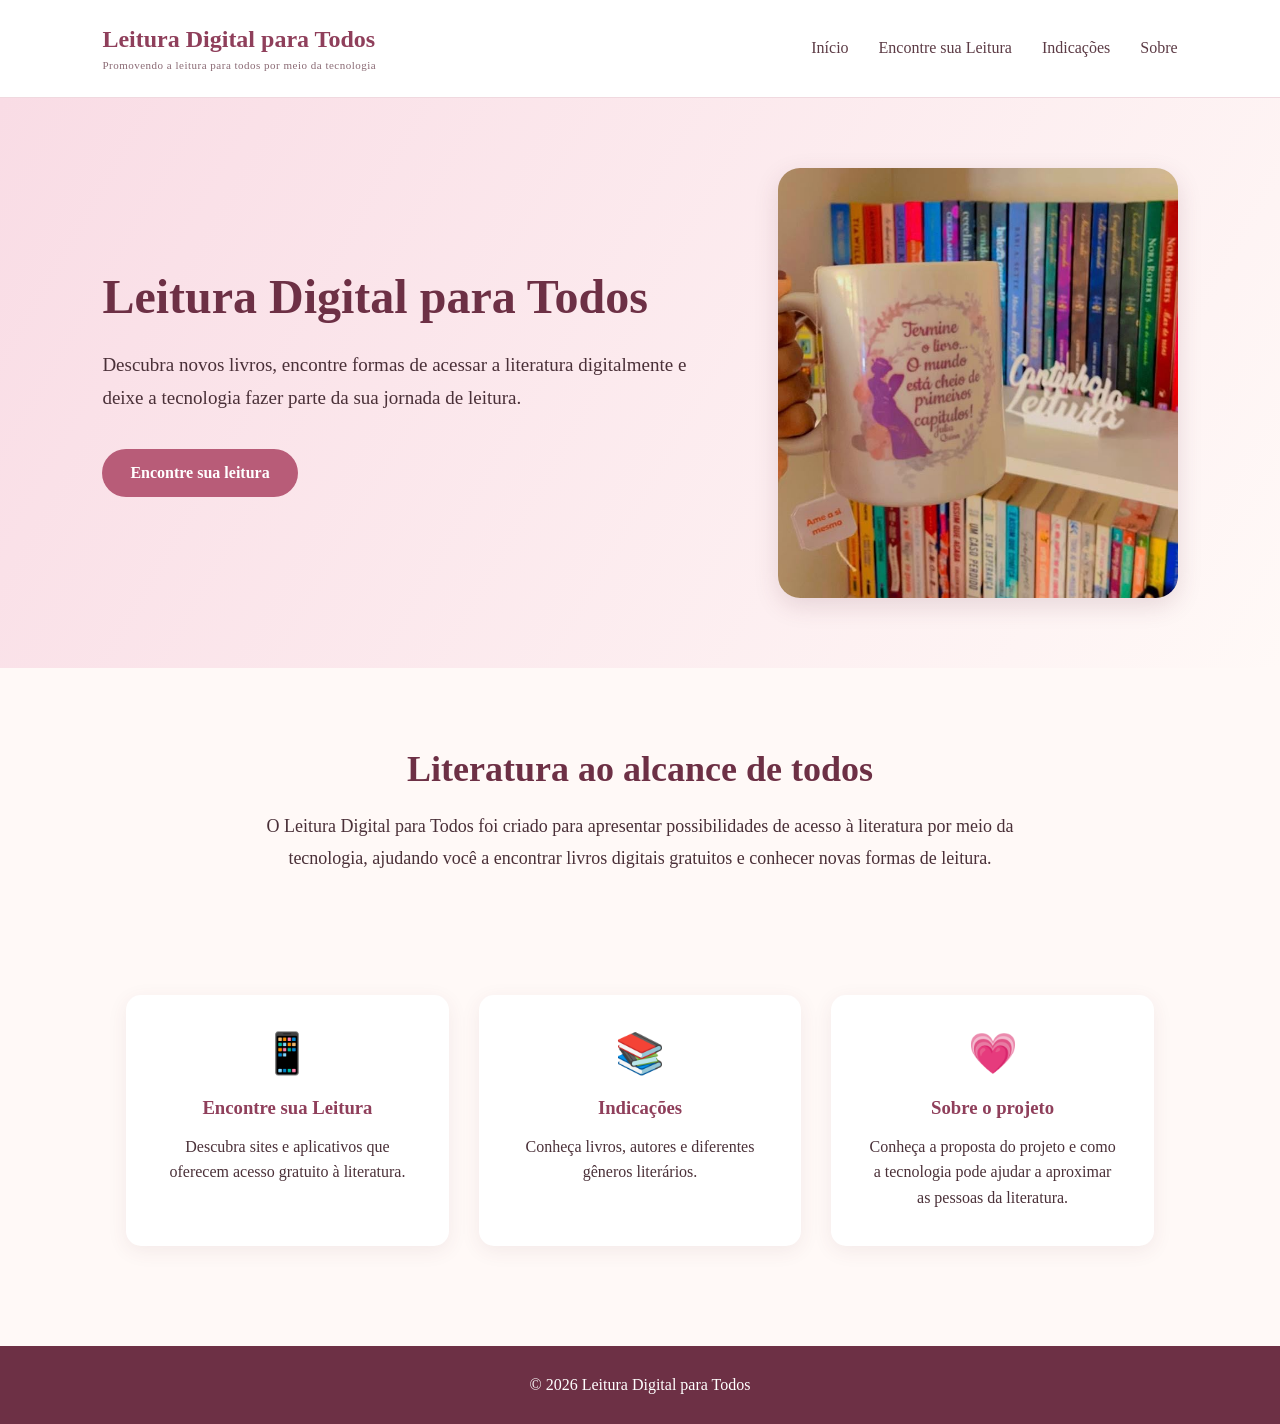
<file: index.html>
<!DOCTYPE html>
<html lang="pt-BR">

<head>
    <meta charset="UTF-8">
    <meta name="viewport" content="width=device-width, initial-scale=1.0">

    <title>Leitura Digital para Todos</title>

    <link rel="stylesheet" href="estilo.css">
</head>

<body>

    <header>

        <div class="logo">
            <a href="index.html">Leitura Digital para Todos</a> 
            <span>Promovendo a leitura para todos por meio da tecnologia</span>
        </div>

        <nav>
            <a href="index.html">Início</a>
            <a href="encontre.html">Encontre sua Leitura</a>
            <a href="indicacoes.html">Indicações</a>            
            <a href="sobre.html">Sobre</a>
        </nav>

    </header>

    <main>

 
<section class="hero">
    <div class="hero-text">
        <h1>Leitura Digital para Todos</h1>

        <p>
            Descubra novos livros, encontre formas de acessar
            a literatura digitalmente e deixe a tecnologia
            fazer parte da sua jornada de leitura.
        </p>

        <a href="encontre.html" class="botao">
            Encontre sua leitura
        </a>
    </div>

    <div class="hero-imagem">
        <img src="imagens\foto_capa.jpeg"
             alt="Estante de livros que representa meu amor pela leitura">
    </div>

</section>



        <section class="apresentacao">

            <h2>Literatura ao alcance de todos</h2>

            <p>
                O Leitura Digital para Todos foi criado para apresentar
                possibilidades de acesso à literatura por meio da tecnologia,
                ajudando você a encontrar livros digitais gratuitos e conhecer
                novas formas de leitura.
            </p>

        </section>


        <section class="destaques">

            <div class="card">
                <span>📱</span>
                <a href="encontre.html"><h3>Encontre sua Leitura</h3></a>                
                <p>
                    Descubra sites e aplicativos que oferecem
                    acesso gratuito à literatura.
                </p>
            </div>


            <div class="card">
                <span>📚</span>
                <a href="indicacoes.html"><h3>Indicações</h3></a>
                <p>
                    Conheça livros, autores e diferentes
                    gêneros literários.
                </p>
            </div>


            <div class="card">
                <span>💗</span>
                <a href="sobre.html"><h3>Sobre o projeto</h3></a>
                <p>
                    Conheça a proposta do projeto e como a tecnologia
                    pode ajudar a aproximar as pessoas da literatura.
                </p>
            </div>

        </section>

    </main>


    <footer>

        <p>
            © 2026 Leitura Digital para Todos
        </p>

    </footer>

</body>

</html>
</file>
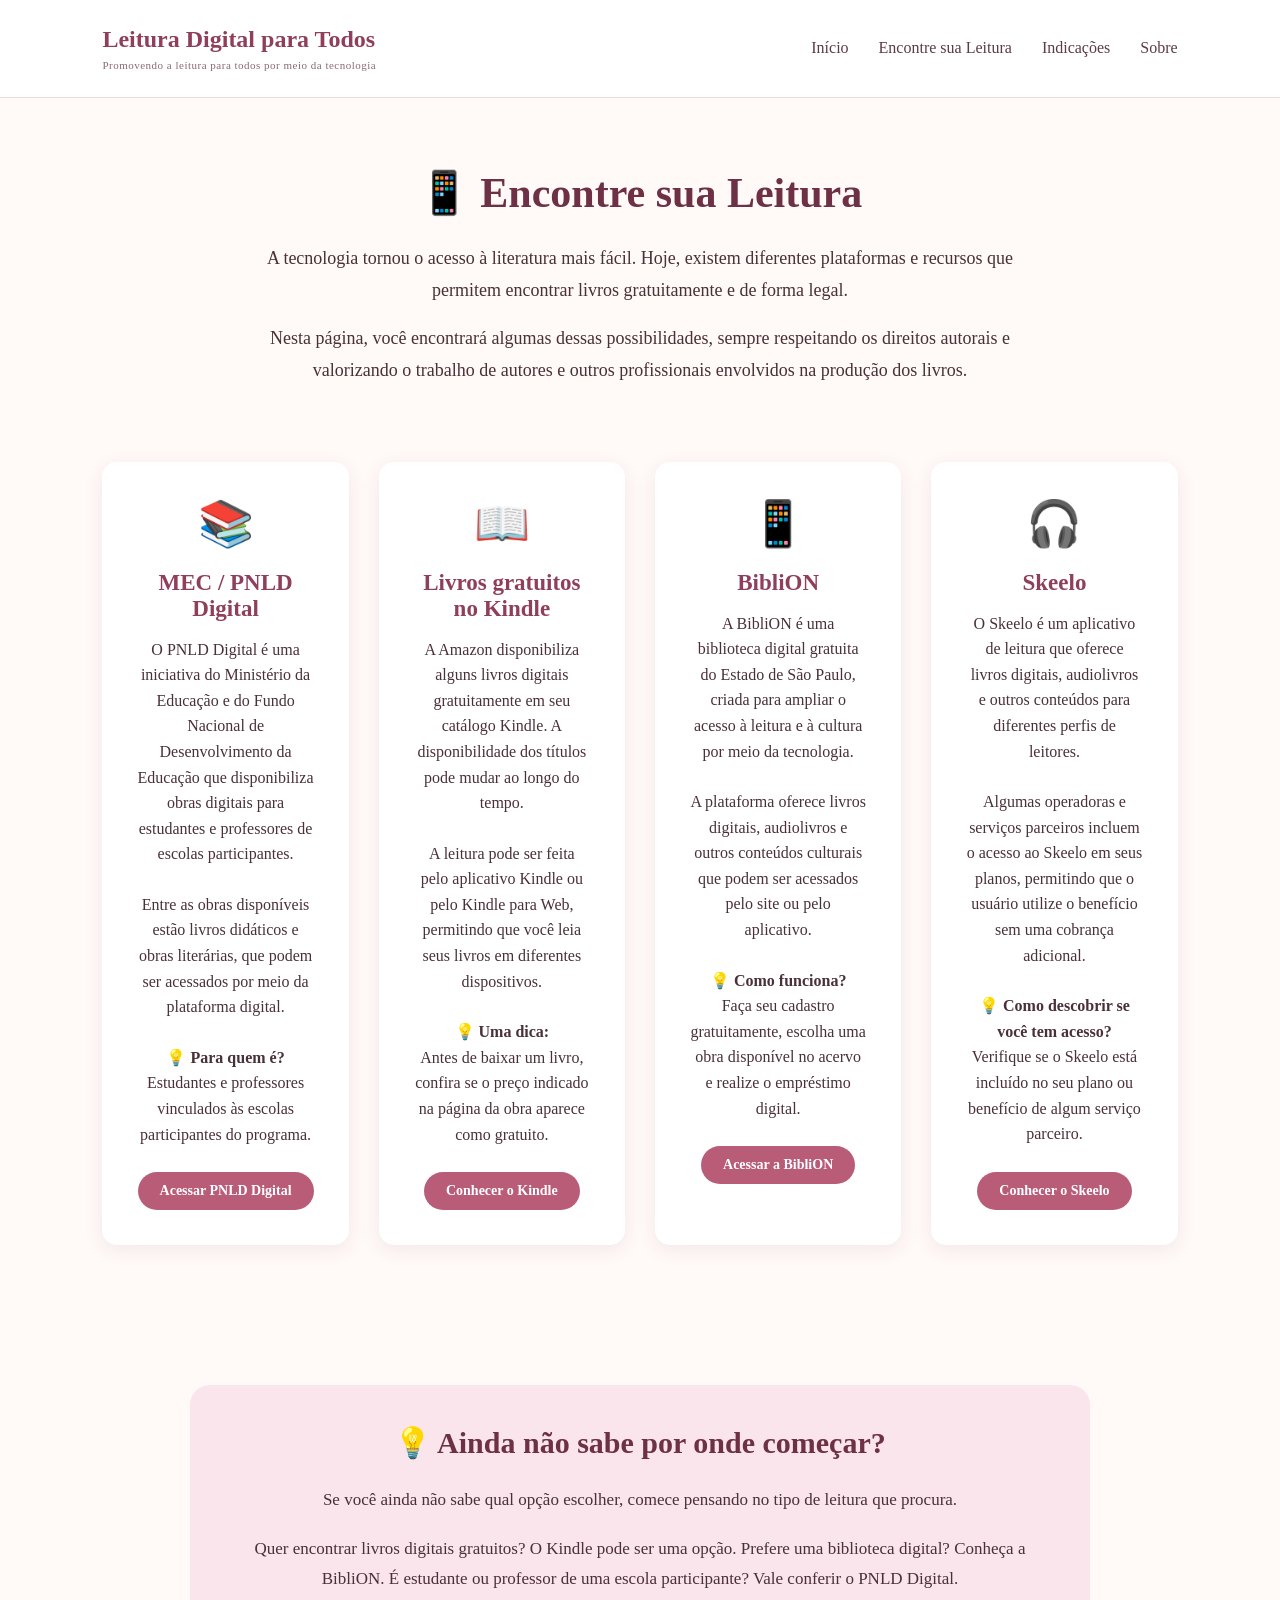
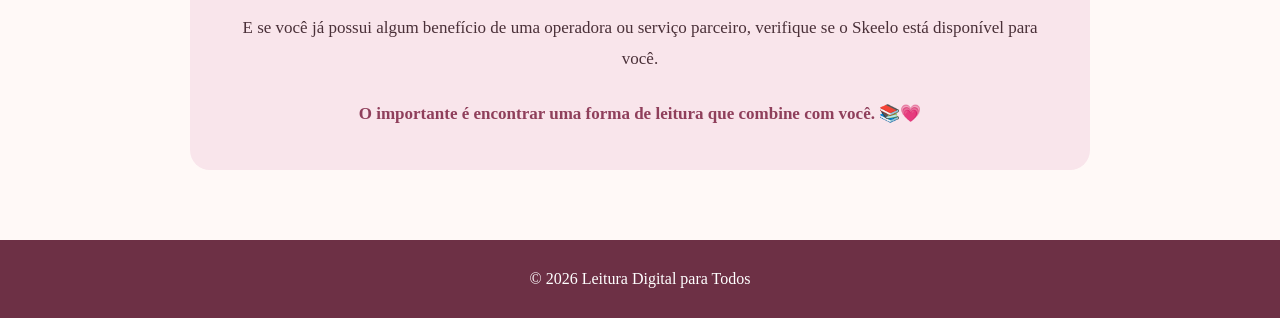
<file: encontre.html>
<!DOCTYPE html>
<html lang="pt-BR">

<head>
    <meta charset="UTF-8">
    <meta name="viewport" content="width=device-width, initial-scale=1.0">

    <title>Encontre sua Leitura | Leitura Digital para Todos</title>

    <link rel="stylesheet" href="estilo.css">
</head>

<body>

    <header>

        <div class="logo">
            <a href="index.html">Leitura Digital para Todos</a> 
            <span>Promovendo a leitura para todos por meio da tecnologia</span>
        </div>

        <nav>
            <a href="index.html">Início</a>
            <a href="encontre.html">Encontre sua Leitura</a>
            <a href="indicacoes.html">Indicações</a>              
            <a href="sobre.html">Sobre</a>
        </nav>

    </header>


    <main>

        <section class="pagina-intro">
    
            <h1>📱 Encontre sua Leitura</h1>
    
            <p>
                A tecnologia tornou o acesso à literatura mais fácil.
                Hoje, existem diferentes plataformas e recursos que permitem
                encontrar livros gratuitamente e de forma legal.
            </p>
    
            <p>
                Nesta página, você encontrará algumas dessas possibilidades,
                sempre respeitando os direitos autorais e valorizando o trabalho
                de autores e outros profissionais envolvidos na produção dos livros.
            </p>
    
        </section>
    
    
        <!-- PRIMEIRO CARD -->
    
        <section class="plataformas">
    
            <div class="plataforma-card">
    
                <span class="icone">📚</span>
    
                <h2>MEC / PNLD Digital</h2>
    
                <p>
                    O PNLD Digital é uma iniciativa do Ministério da Educação e do
                    Fundo Nacional de Desenvolvimento da Educação que disponibiliza
                    obras digitais para estudantes e professores de escolas participantes.
                </p>
    
                <p>
                    Entre as obras disponíveis estão livros didáticos e obras literárias,
                    que podem ser acessados por meio da plataforma digital.
                </p>
    
                <p>
                    <strong>💡 Para quem é?</strong><br>
                    Estudantes e professores vinculados às escolas participantes do programa.
                </p>
    
                <a href="https://pnld.fnde.gov.br/" class="botao" target="_blank" rel="noopener noreferrer">
                    Acessar PNLD Digital
                </a>
    
            </div>

        <!-- SEGUNDO CARD -->    
            
        <div class="plataforma-card">

            <span class="icone">📖</span>
        
            <h2>Livros gratuitos no Kindle</h2>
        
            <p>
                A Amazon disponibiliza alguns livros digitais gratuitamente
                em seu catálogo Kindle. A disponibilidade dos títulos pode
                mudar ao longo do tempo.
            </p>
        
            <p>
                A leitura pode ser feita pelo aplicativo Kindle ou pelo
                Kindle para Web, permitindo que você leia seus livros em
                diferentes dispositivos.
            </p>
        
            <p>
                <strong>💡 Uma dica:</strong><br>
                Antes de baixar um livro, confira se o preço indicado na
                página da obra aparece como gratuito.
            </p>
        
            <a href="https://www.amazon.com.br/eBooks-Gratuitos-Portugu%C3%AAs-Loja-Kindle/s?rh=n%3A6311441011%2Cp_n_feature_browse-bin%3A6406078011" class="botao" target="_blank" rel="noopener noreferrer">
                Conhecer o Kindle
            </a>
        
            </div>

        <!-- TERCEIRO CARD -->   


        <div class="plataforma-card">

            <span class="icone">📱</span>
        
            <h2>BibliON</h2>
        
            <p>
                A BibliON é uma biblioteca digital gratuita do Estado de São Paulo,
                criada para ampliar o acesso à leitura e à cultura por meio da tecnologia.
            </p>
        
            <p>
                A plataforma oferece livros digitais, audiolivros e outros conteúdos
                culturais que podem ser acessados pelo site ou pelo aplicativo.
            </p>
        
            <p>
                <strong>💡 Como funciona?</strong><br>
                Faça seu cadastro gratuitamente, escolha uma obra disponível
                no acervo e realize o empréstimo digital.
            </p>
        
            <a href="https://www.biblion.org.br/" class="botao" target="_blank" rel="noopener noreferrer">
                Acessar a BibliON
            </a>
        
            </div>

        <!-- QUARTO CARD -->  

        <div class="plataforma-card">

            <span class="icone">🎧</span>
        
            <h2>Skeelo</h2>
        
            <p>
                O Skeelo é um aplicativo de leitura que oferece livros digitais,
                audiolivros e outros conteúdos para diferentes perfis de leitores.
            </p>
        
            <p>
                Algumas operadoras e serviços parceiros incluem o acesso ao
                Skeelo em seus planos, permitindo que o usuário utilize o benefício
                sem uma cobrança adicional.
            </p>
        
            <p>
                <strong>💡 Como descobrir se você tem acesso?</strong><br>
                Verifique se o Skeelo está incluído no seu plano ou benefício
                de algum serviço parceiro.
            </p>
        
            <a href="https://skeelo.com/pt/" class="botao" target="_blank" rel="noopener noreferrer">
                Conhecer o Skeelo
            </a>
        
            </div>

            
        </section>

        <!-- DICAS -->  


        <section class="comeco">

            <h2>💡 Ainda não sabe por onde começar?</h2>
        
            <p>
                Se você ainda não sabe qual opção escolher, comece pensando
                no tipo de leitura que procura.
            </p>
        
            <p>
                Quer encontrar livros digitais gratuitos? O Kindle pode ser
                uma opção. Prefere uma biblioteca digital? Conheça a BibliON.
                É estudante ou professor de uma escola participante? Vale
                conferir o PNLD Digital.
            </p>
        
            <p>
                E se você já possui algum benefício de uma operadora ou serviço
                parceiro, verifique se o Skeelo está disponível para você.
            </p>
        
            <p class="frase-final">
                O importante é encontrar uma forma de leitura que combine
                com você. 📚💗
            </p>
        
        </section>
        
    
    
    </main>


    <footer>

        <p>
            © 2026 Leitura Digital para Todos
        </p>

    </footer>

</body>

</html>
</file>
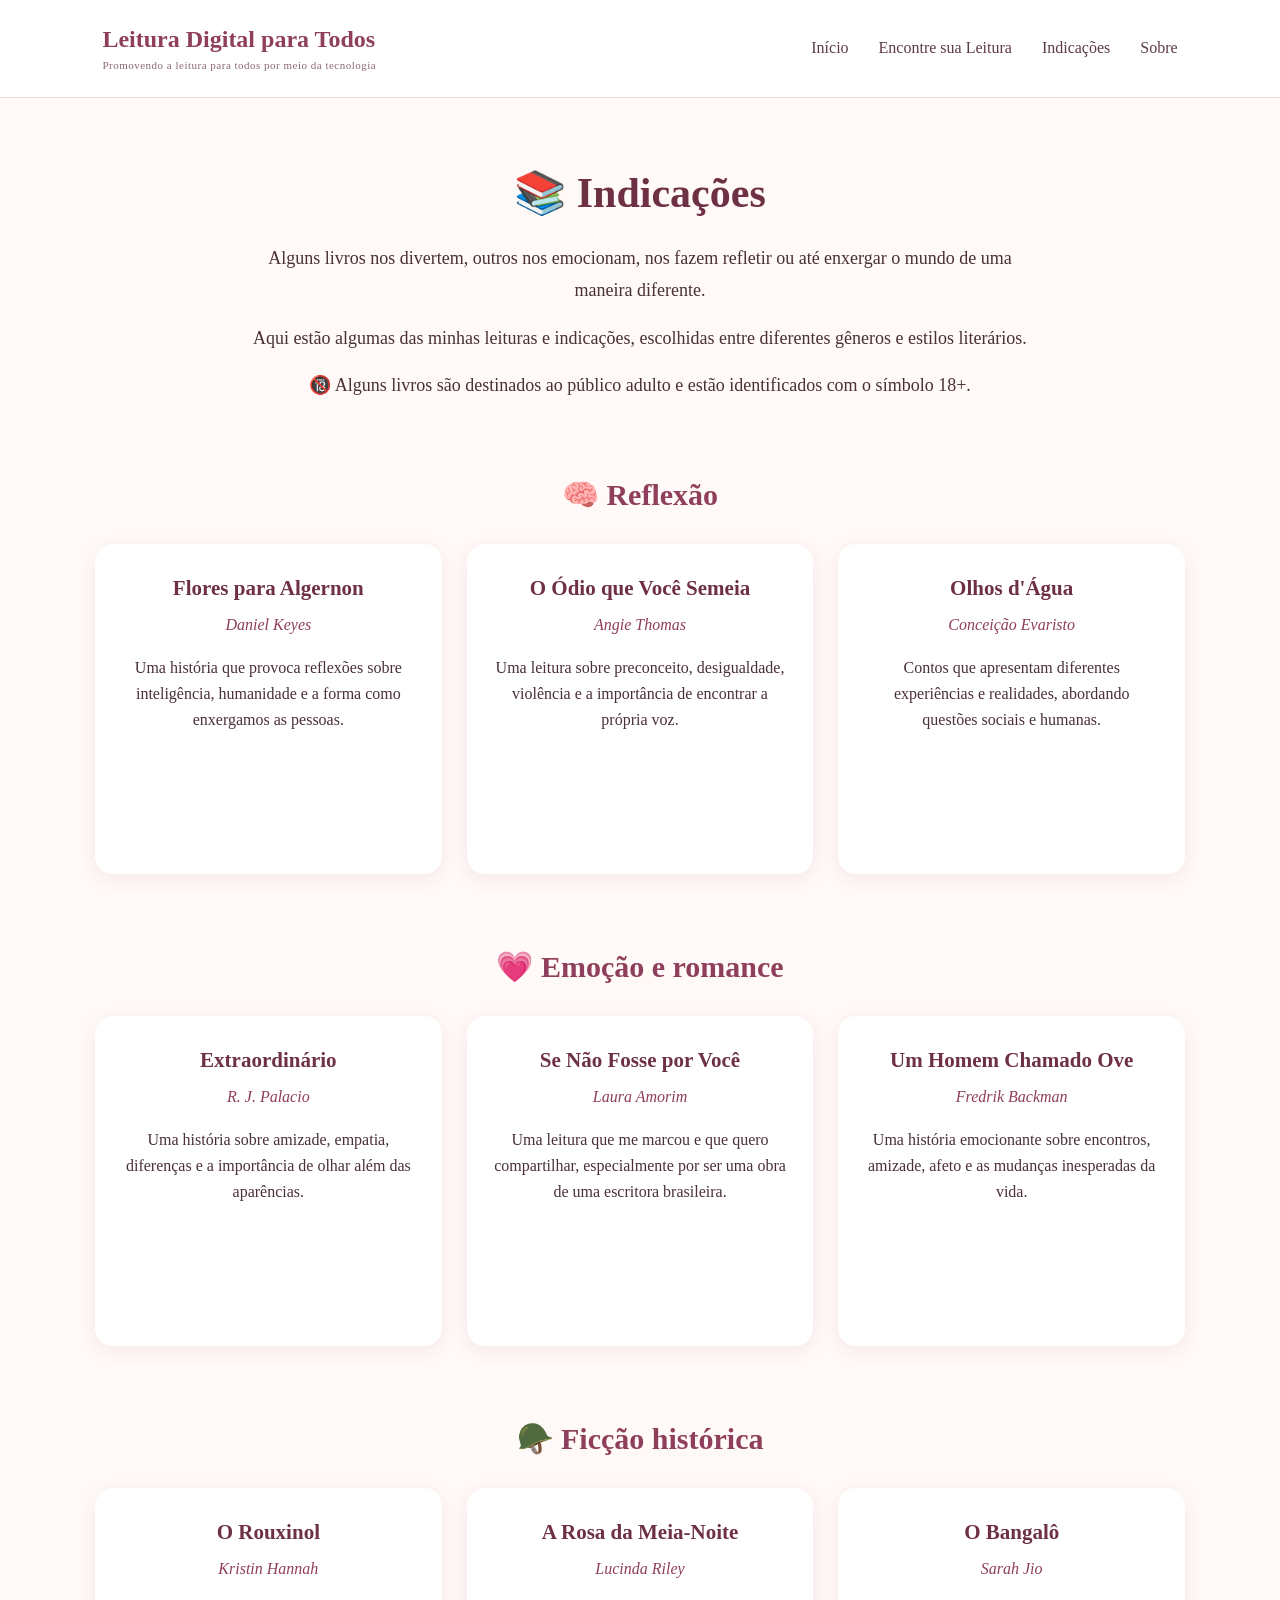
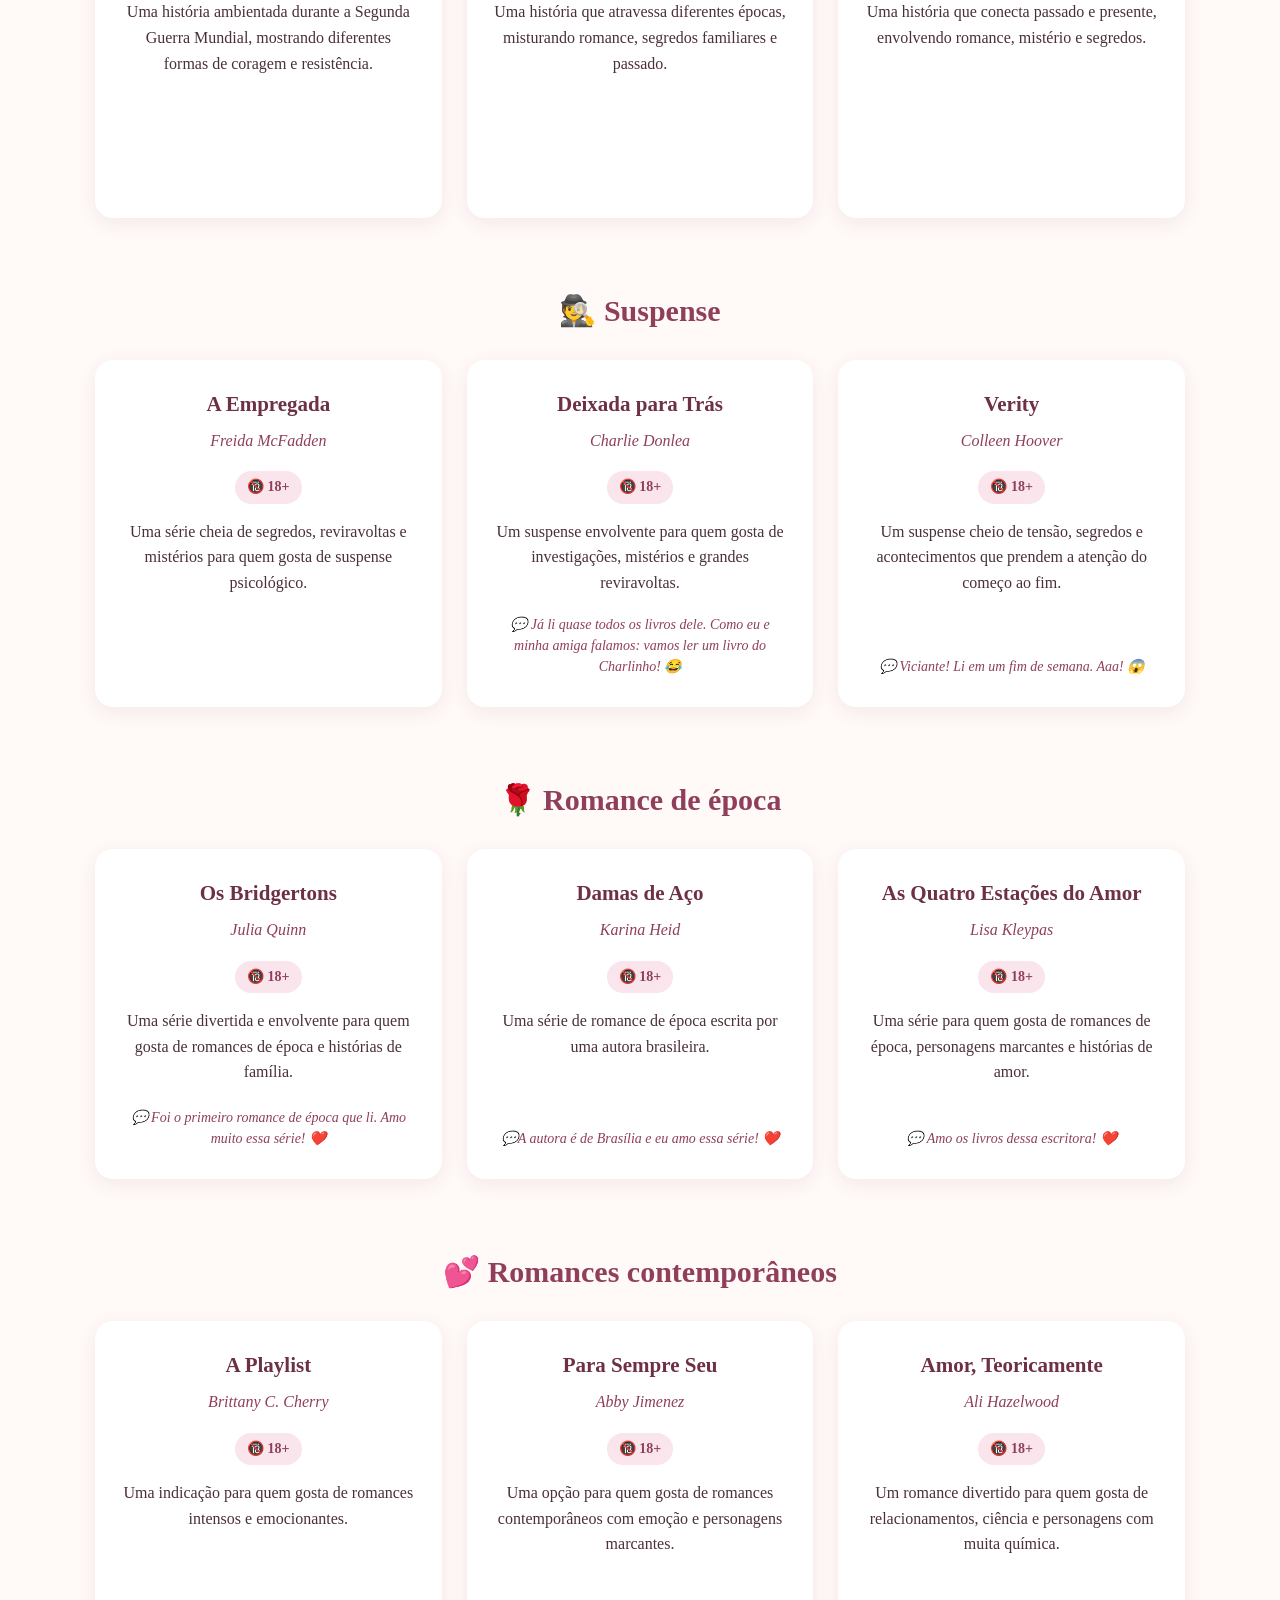
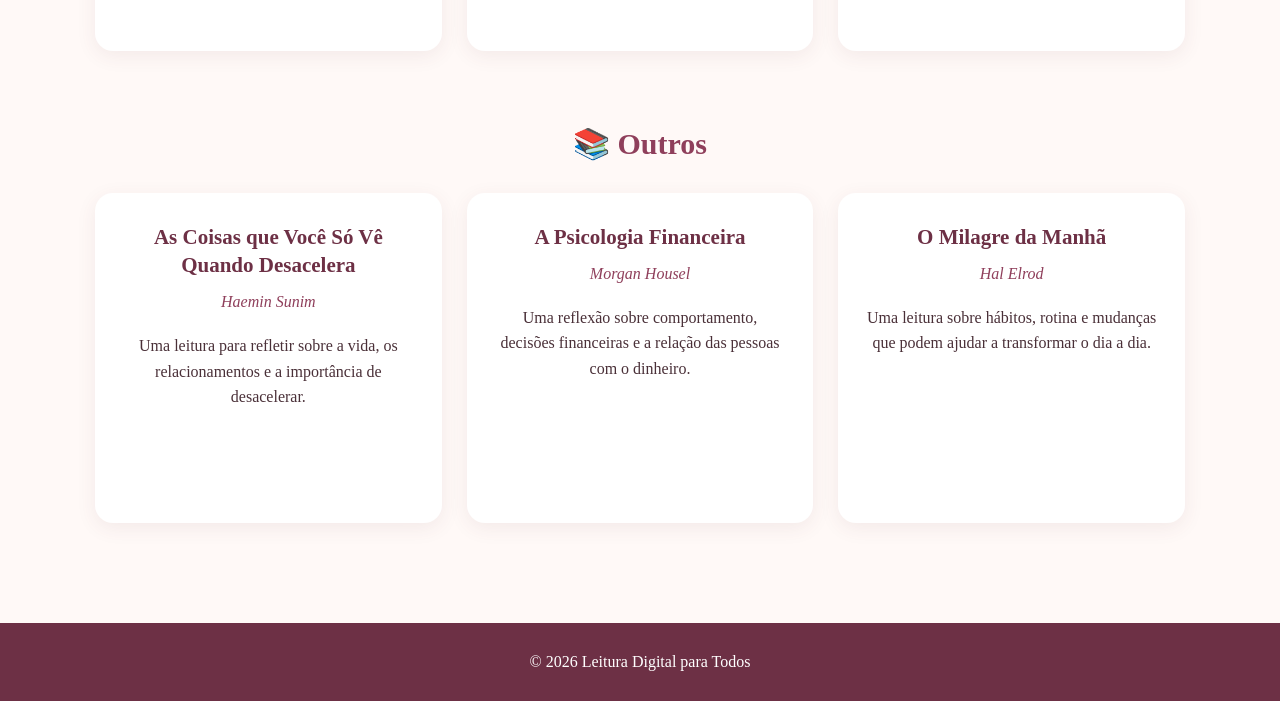
<file: indicacoes.html>
<!DOCTYPE html>
<html lang="pt-BR">

<head>
    <meta charset="UTF-8">
    <meta name="viewport" content="width=device-width, initial-scale=1.0">

    <title>Indicações | Leitura Digital para Todos</title>

    <link rel="stylesheet" href="estilo.css">
</head>

<body>

    <header>

        <div class="logo">
            <a href="index.html">Leitura Digital para Todos</a> 
            <span>Promovendo a leitura para todos por meio da tecnologia</span>
        </div>

        <nav>
            <a href="index.html">Início</a>
            <a href="encontre.html">Encontre sua Leitura</a>
            <a href="indicacoes.html">Indicações</a>
            <a href="sobre.html">Sobre</a>
        </nav>

    </header>


    <main>

        <section class="pagina-intro">

            <h1>📚 Indicações</h1>

            <p>
                Alguns livros nos divertem, outros nos emocionam,
                nos fazem refletir ou até enxergar o mundo de uma
                maneira diferente.
            </p>

            <p>
                Aqui estão algumas das minhas leituras e indicações,
                escolhidas entre diferentes gêneros e estilos literários.
            </p>

            <p>
                🔞 Alguns livros são destinados ao público adulto e
                estão identificados com o símbolo 18+.
            </p>

        </section>


        <!-- REFLEXÃO -->

        <section class="categoria-livros">

            <h2>🧠 Reflexão</h2>

            <div class="livros">

                <div class="livro-card">

                    <h3>Flores para Algernon</h3>

                    <p class="autor">Daniel Keyes</p>

                    <p>
                        Uma história que provoca reflexões sobre
                        inteligência, humanidade e a forma como
                        enxergamos as pessoas.
                    </p>

                </div>


                <div class="livro-card">

                    <h3>O Ódio que Você Semeia</h3>

                    <p class="autor">Angie Thomas</p>

                    <p>
                        Uma leitura sobre preconceito, desigualdade,
                        violência e a importância de encontrar a própria voz.
                    </p>

                </div>


                <div class="livro-card">

                    <h3>Olhos d'Água</h3>

                    <p class="autor">Conceição Evaristo</p>

                    <p>
                        Contos que apresentam diferentes experiências
                        e realidades, abordando questões sociais e humanas.
                    </p>

                </div>

            </div>

        </section>


        <!-- EMOÇÃO E ROMANCE -->

        <section class="categoria-livros">

            <h2>💗 Emoção e romance</h2>

            <div class="livros">

                <div class="livro-card">

                    <h3>Extraordinário</h3>

                    <p class="autor">R. J. Palacio</p>

                    <p>
                        Uma história sobre amizade, empatia, diferenças
                        e a importância de olhar além das aparências.
                    </p>

                </div>


                <div class="livro-card">

                    <h3>Se Não Fosse por Você</h3>

                    <p class="autor">Laura Amorim</p>

                    <p>
                        Uma leitura que me marcou e que quero compartilhar,
                        especialmente por ser uma obra de uma escritora brasileira.
                    </p>

                </div>


                <div class="livro-card">

                    <h3>Um Homem Chamado Ove</h3>

                    <p class="autor">Fredrik Backman</p>

                    <p>
                        Uma história emocionante sobre encontros,
                        amizade, afeto e as mudanças inesperadas da vida.
                    </p>

                </div>

            </div>

        </section>


        <!-- FICÇÃO HISTÓRICA -->

        <section class="categoria-livros">

            <h2>🪖 Ficção histórica</h2>

            <div class="livros">

                <div class="livro-card">

                    <h3>O Rouxinol</h3>

                    <p class="autor">Kristin Hannah</p>

                    <p>
                        Uma história ambientada durante a Segunda Guerra Mundial,
                        mostrando diferentes formas de coragem e resistência.
                    </p>

                </div>


                <div class="livro-card">

                    <h3>A Rosa da Meia-Noite</h3>

                    <p class="autor">Lucinda Riley</p>

                    <p>
                        Uma história que atravessa diferentes épocas,
                        misturando romance, segredos familiares e passado.
                    </p>

                </div>


                <div class="livro-card">

                    <h3>O Bangalô</h3>

                    <p class="autor">Sarah Jio</p>

                    <p>
                        Uma história que conecta passado e presente,
                        envolvendo romance, mistério e segredos.
                    </p>

                </div>

            </div>

        </section>


        <!-- SUSPENSE -->

        <section class="categoria-livros">

            <h2>🕵️ Suspense</h2>

            <div class="livros">

                <div class="livro-card">

                    <h3>A Empregada</h3>

                    <p class="autor">Freida McFadden</p>

                    <p class="faixa-etaria">🔞 18+</p>

                    <p>
                        Uma série cheia de segredos, reviravoltas
                        e mistérios para quem gosta de suspense psicológico.
                    </p>

                </div>


                <div class="livro-card">

                    <h3>Deixada para Trás</h3>

                    <p class="autor">Charlie Donlea</p>

                    <p class="faixa-etaria">🔞 18+</p>

                    <p>
                        Um suspense envolvente para quem gosta de
                        investigações, mistérios e grandes reviravoltas.
                    </p>

                    <p class="opiniao">
                        💬 Já li quase todos os livros dele.
                        Como eu e minha amiga falamos:
                        vamos ler um livro do Charlinho! 😂
                    </p>

                </div>


                <div class="livro-card">

                    <h3>Verity</h3>

                    <p class="autor">Colleen Hoover</p>

                    <p class="faixa-etaria">🔞 18+</p>

                    <p>
                        Um suspense cheio de tensão, segredos e
                        acontecimentos que prendem a atenção do começo ao fim.
                    </p>

                    <p class="opiniao">
                        💬 Viciante! Li em um fim de semana. Aaa! 😱
                    </p>

                </div>

            </div>

        </section>


        <!-- ROMANCE DE ÉPOCA -->

        <section class="categoria-livros">

            <h2>🌹 Romance de época</h2>

            <div class="livros">

                <div class="livro-card">

                    <h3>Os Bridgertons</h3>

                    <p class="autor">Julia Quinn</p>

                    <p class="faixa-etaria">🔞 18+</p>

                    <p>
                        Uma série divertida e envolvente para quem
                        gosta de romances de época e histórias de família.
                    </p>

                    <p class="opiniao">
                        💬 Foi o primeiro romance de época que li.
                        Amo muito essa série! ❤️
                    </p>

                </div>


                <div class="livro-card">

                    <h3>Damas de Aço</h3>

                    <p class="autor">Karina Heid</p>

                    <p class="faixa-etaria">🔞 18+</p>

                    <p>
                        Uma série de romance de época escrita por
                        uma autora brasileira.
                    </p>

                    <p class="opiniao">
                        💬A autora é de Brasília e eu amo essa série! ❤️
                    </p>

                </div>


                <div class="livro-card">

                    <h3>As Quatro Estações do Amor</h3>

                    <p class="autor">Lisa Kleypas</p>

                    <p class="faixa-etaria">🔞 18+</p>

                    <p>
                        Uma série para quem gosta de romances de época,
                        personagens marcantes e histórias de amor.
                    </p>

                    <p class="opiniao">
                        💬 Amo os livros dessa escritora! ❤️
                    </p>

                </div>

            </div>

        </section>


        <!-- ROMANCES CONTEMPORÂNEOS -->

        <section class="categoria-livros">

            <h2>💕 Romances contemporâneos</h2>

            <div class="livros">

                <div class="livro-card">

                    <h3>A Playlist</h3>

                    <p class="autor">Brittany C. Cherry</p>

                    <p class="faixa-etaria">🔞 18+</p>

                    <p>
                        Uma indicação para quem gosta de romances
                        intensos e emocionantes.
                    </p>

                </div>


                <div class="livro-card">

                    <h3>Para Sempre Seu</h3>

                    <p class="autor">Abby Jimenez</p>

                    <p class="faixa-etaria">🔞 18+</p>

                    <p>
                        Uma opção para quem gosta de romances
                        contemporâneos com emoção e personagens marcantes.
                    </p>

                </div>


                <div class="livro-card">

                    <h3>Amor, Teoricamente</h3>

                    <p class="autor">Ali Hazelwood</p>

                    <p class="faixa-etaria">🔞 18+</p>

                    <p>
                        Um romance divertido para quem gosta de
                        relacionamentos, ciência e personagens com muita química.
                    </p>

                </div>

            </div>

        </section>


        <!-- OUTROS -->

        <section class="categoria-livros">

            <h2>📚 Outros</h2>

            <div class="livros">

                <div class="livro-card">

                    <h3>As Coisas que Você Só Vê Quando Desacelera</h3>

                    <p class="autor">Haemin Sunim</p>

                    <p>
                        Uma leitura para refletir sobre a vida,
                        os relacionamentos e a importância de desacelerar.
                    </p>

                </div>


                <div class="livro-card">

                    <h3>A Psicologia Financeira</h3>

                    <p class="autor">Morgan Housel</p>

                    <p>
                        Uma reflexão sobre comportamento, decisões
                        financeiras e a relação das pessoas com o dinheiro.
                    </p>

                </div>


                <div class="livro-card">

                    <h3>O Milagre da Manhã</h3>

                    <p class="autor">Hal Elrod</p>

                    <p>
                        Uma leitura sobre hábitos, rotina e mudanças
                        que podem ajudar a transformar o dia a dia.
                    </p>

                </div>

            </div>

        </section>

    </main>


    <footer>

        <p>
            © 2026 Leitura Digital para Todos
        </p>

    </footer>

</body>

</html>
</file>
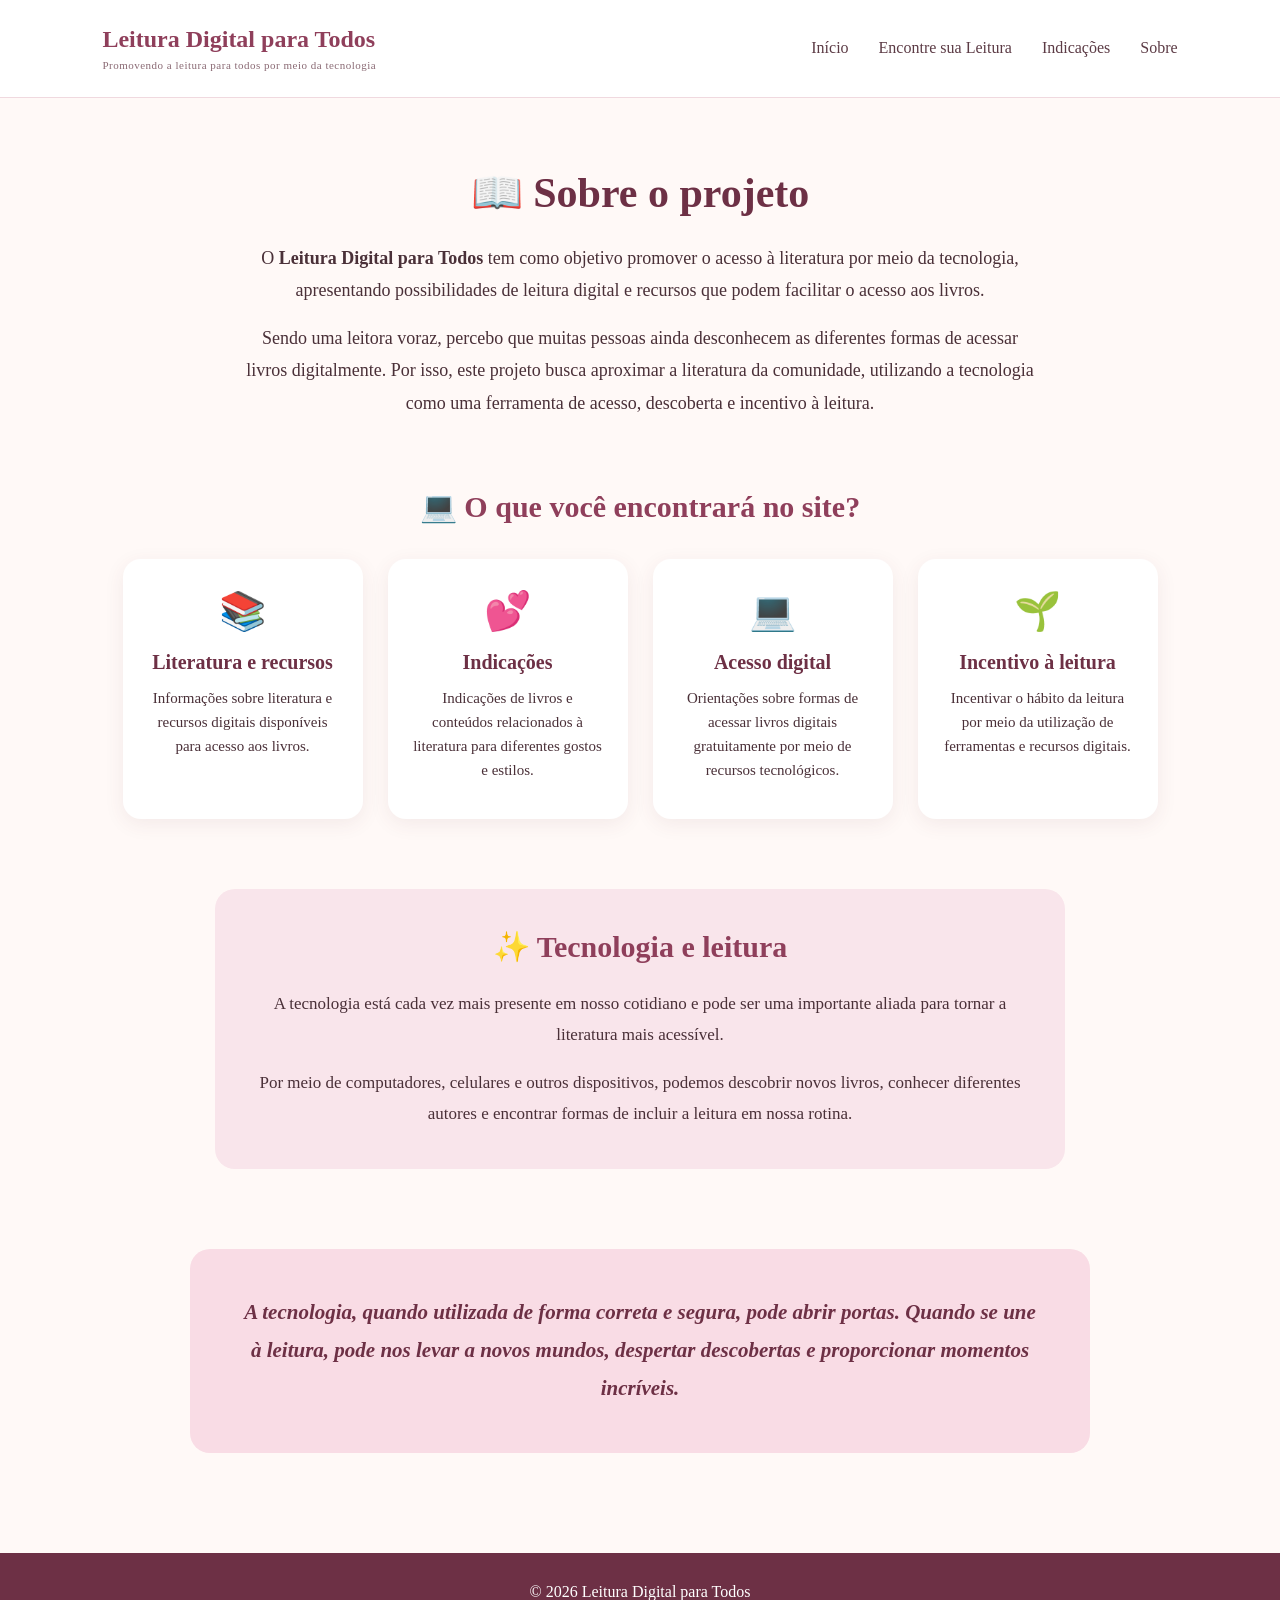
<file: sobre.html>
<!DOCTYPE html>
<html lang="pt-BR">

<head>
    <meta charset="UTF-8">
    <meta name="viewport" content="width=device-width, initial-scale=1.0">

    <title>Sobre | Leitura Digital para Todos</title>

    <link rel="stylesheet" href="estilo.css">
</head>

<body>

    <header>

        <div class="logo">
            <a href="index.html">Leitura Digital para Todos</a> 
            <span>Promovendo a leitura para todos por meio da tecnologia</span>
        </div>

        <nav>
            <a href="index.html">Início</a>
            <a href="encontre.html">Encontre sua Leitura</a>
            <a href="indicacoes.html">Indicações</a>
            <a href="sobre.html">Sobre</a>
        </nav>

    </header>


    <main>

        <!-- INTRODUÇÃO -->

        <section class="pagina-intro">

            <h1>📖 Sobre o projeto</h1>

            <p>
                O <strong>Leitura Digital para Todos</strong> tem como objetivo
                promover o acesso à literatura por meio da tecnologia,
                apresentando possibilidades de leitura digital e recursos
                que podem facilitar o acesso aos livros.
            </p>

            <p>
                Sendo uma leitora voraz, percebo que muitas pessoas ainda
                desconhecem as diferentes formas de acessar livros digitalmente.
                Por isso, este projeto busca aproximar a literatura da comunidade,
                utilizando a tecnologia como uma ferramenta de acesso,
                descoberta e incentivo à leitura.
            </p>

        </section>


        <!-- OBJETIVOS -->

        <section class="sobre-secao">

            <h2>💻 O que você encontrará no site?</h2>

            <div class="objetivos">

                <div class="objetivo-card">

                    <span>📚</span>

                    <h3>Literatura e recursos</h3>

                    <p>
                        Informações sobre literatura e recursos digitais
                        disponíveis para acesso aos livros.
                    </p>

                </div>


                <div class="objetivo-card">

                    <span>💕</span>

                    <h3>Indicações</h3>

                    <p>
                        Indicações de livros e conteúdos relacionados
                        à literatura para diferentes gostos e estilos.
                    </p>

                </div>


                <div class="objetivo-card">

                    <span>💻</span>

                    <h3>Acesso digital</h3>

                    <p>
                        Orientações sobre formas de acessar livros digitais
                        gratuitamente por meio de recursos tecnológicos.
                    </p>

                </div>


                <div class="objetivo-card">

                    <span>🌱</span>

                    <h3>Incentivo à leitura</h3>

                    <p>
                        Incentivar o hábito da leitura por meio da utilização
                        de ferramentas e recursos digitais.
                    </p>

                </div>

            </div>

        </section>


        <!-- TECNOLOGIA E LEITURA -->

        <section class="sobre-secao tecnologia-leitura">

            <h2>✨ Tecnologia e leitura</h2>

            <p>
                A tecnologia está cada vez mais presente em nosso cotidiano
                e pode ser uma importante aliada para tornar a literatura
                mais acessível.
            </p>

            <p>
                Por meio de computadores, celulares e outros dispositivos,
                podemos descobrir novos livros, conhecer diferentes autores
                e encontrar formas de incluir a leitura em nossa rotina.
            </p>

        </section>


        <!-- FRASE FINAL -->

        <section class="frase-sobre">

            <p>
                A tecnologia, quando utilizada de forma correta e segura,
                pode abrir portas. Quando se une à leitura, pode nos levar
                a novos mundos, despertar descobertas e proporcionar
                momentos incríveis.
            </p>

        </section>

    </main>


    <footer>

        <p>
            © 2026 Leitura Digital para Todos
        </p>

    </footer>

</body>

</html>
</file>
<file: estilo.css>
* {
    margin: 0;
    padding: 0;
    box-sizing: border-box;
}

body {
    font-family: Georgia, 'Times New Roman', serif;
    background-color: #fff9f7;
    color: #4a3038;
}


/* CABEÇALHO */

header {
    background-color: #ffffff;
    padding: 25px 8%;
    display: flex;
    justify-content: space-between;
    align-items: center;
    border-bottom: 1px solid #f0d9df;
}

.logo {
    font-size: 24px;
    font-weight: bold;
    color: #8f3f5b;
    line-height: 1.2;
}

.logo span {
    display: block;
    font-size: 11px;
    font-weight: normal;
    color: #8a6a74;
    margin-top: 5px;
    letter-spacing: 0.5px;
}

.logo a {
    text-decoration: none;
    color: #8f3f5b;
}


nav {
    display: flex;
    gap: 30px;
}

nav a {
    text-decoration: none;
    color: #5c3b45;
    font-size: 16px;
}

nav a:hover {
    color: #b85c78;
}


/* ÁREA PRINCIPAL */

.hero {
    min-height: 500px;
    display: flex;
    align-items: center;
    padding: 70px 10%;
    background: linear-gradient(
        120deg,
        #f9dce5,
        #fff9f7
    );
}

.hero-text {
    max-width: 650px;
}

.hero h1 {
    font-size: 56px;
    line-height: 1.1;
    color: #6d3045;
    margin-bottom: 25px;
}

.hero p {
    font-size: 19px;
    line-height: 1.7;
    margin-bottom: 35px;
}


/* BOTÃO */

.botao {
    display: inline-block;
    background-color: #b85c78;
    color: white;
    padding: 15px 28px;
    border-radius: 30px;
    text-decoration: none;
    font-weight: bold;
}

.botao:hover {
    background-color: #8f3f5b;
}


/* APRESENTAÇÃO */

.apresentacao {
    text-align: center;
    max-width: 800px;
    margin: 80px auto;
    padding: 0 25px;
}

.apresentacao h2 {
    font-size: 36px;
    color: #6d3045;
    margin-bottom: 20px;
}

.apresentacao p {
    font-size: 18px;
    line-height: 1.8;
}


/* CARDS */

.destaques {
    display: flex;
    justify-content: center;
    gap: 30px;
    padding: 40px 8% 100px;
}

.card {
    background-color: white;
    padding: 35px;
    width: 30%;
    text-align: center;
    border-radius: 15px;
    box-shadow: 0 5px 20px rgba(100, 50, 70, 0.08);
}

.card span {
    font-size: 40px;
}

.card h3 {
    margin: 20px 0 15px;
    color: #8f3f5b;
}

.card p {
    line-height: 1.6;
}

.card a {
    text-decoration: none;
    color: #8f3f5b;
}


/* RODAPÉ */

footer {
    text-align: center;
    padding: 30px;
    background-color: #6d3045;
    color: white;
}

/* PÁGINA ENCONTRE SUA LEITURA */

.pagina-intro {
    text-align: center;
    max-width: 800px;
    margin: 70px auto 50px;
    padding: 0 25px;
}

.pagina-intro h1 {
    font-size: 44px;
    color: #6d3045;
    margin-bottom: 20px;
}

.pagina-intro p {
    font-size: 18px;
    line-height: 1.7;
}


/* PLATAFORMAS */

.plataformas {
    display: flex;
    justify-content: center;
    gap: 30px;
    padding: 20px 8% 70px;
}

.plataforma-card {
    background-color: white;
    width: 30%;
    padding: 35px;
    text-align: center;
    border-radius: 15px;
    box-shadow: 0 5px 20px rgba(100, 50, 70, 0.08);
}

.plataforma-card .icone {
    font-size: 45px;
}

.plataforma-card h2 {
    color: #8f3f5b;
    font-size: 23px;
    margin: 20px 0 15px;
}

.plataforma-card p {
    line-height: 1.6;
    margin-bottom: 25px;
}


/* BOTÕES DOS CARDS */

.plataforma-card .botao {
    padding: 11px 22px;
    font-size: 14px;
}


/* DICA */

.dica-leitura {
    max-width: 800px;
    margin: 20px auto 90px;
    padding: 40px;
    background-color: #f9dce5;
    border-radius: 15px;
    text-align: center;
}

.dica-leitura h2 {
    color: #6d3045;
    margin-bottom: 20px;
}

.dica-leitura p {
    line-height: 1.7;
    margin-bottom: 12px;
}

/* ENCERRAMENTO DA PÁGINA ENCONTRE SUA LEITURA */

.comeco {
    max-width: 900px;
    margin: 70px auto;
    padding: 40px;
    text-align: center;
    background-color: #f9e5eb;
    border-radius: 20px;
}

.comeco h2 {
    color: #6d3045;
    font-size: 30px;
    margin-bottom: 25px;
}

.comeco p {
    color: #4a3038;
    font-size: 17px;
    line-height: 1.8;
    margin-bottom: 18px;
}

.comeco .frase-final {
    color: #8f3f5b;
    font-weight: bold;
    margin-top: 25px;
    margin-bottom: 0;
}

/* ============================= */
/* PÁGINA DE INDICAÇÕES */
/* ============================= */

.pagina-intro {
    max-width: 850px;
    margin: 70px auto 55px;
    padding: 0 25px;
    text-align: center;
}

.pagina-intro h1 {
    font-size: 42px;
    color: #6d3045;
    margin-bottom: 25px;
}

.pagina-intro p {
    font-size: 18px;
    line-height: 1.8;
    margin-bottom: 15px;
}


/* CATEGORIAS */

.categoria-livros {
    max-width: 1150px;
    margin: 75px auto;
    padding: 0 30px;
}

.categoria-livros h2 {
    color: #8f3f5b;
    font-size: 30px;
    margin-bottom: 32px;
    text-align: center;
}


/* ÁREA DOS LIVROS */

.livros {
    display: flex;
    justify-content: center;
    align-items: stretch;
    gap: 25px;
}


/* CARD DO LIVRO */

.livro-card {
    background-color: #ffffff;
    width: 100%;
    max-width: 350px;
    min-height: 330px;
    padding: 30px 27px;
    border-radius: 18px;
    box-shadow: 0 5px 20px rgba(100, 50, 70, 0.08);
    text-align: center;

    display: flex;
    flex-direction: column;

    transition: transform 0.2s ease, box-shadow 0.2s ease;
}


/* EFEITO AO PASSAR O MOUSE */

.livro-card:hover {
    transform: translateY(-5px);
    box-shadow: 0 8px 25px rgba(100, 50, 70, 0.13);
}


/* TÍTULO DO LIVRO */

.livro-card h3 {
    color: #6d3045;
    font-size: 21px;
    line-height: 1.35;
    margin-bottom: 10px;
}


/* AUTOR */

.livro-card .autor {
    color: #8f3f5b;
    font-style: italic;
    margin-bottom: 18px;
}


/* DESCRIÇÃO */

.livro-card p {
    line-height: 1.6;
    font-size: 16px;
}


/* CLASSIFICAÇÃO ETÁRIA */

.livro-card .faixa-etaria {
    display: inline-block;
    align-self: center;

    color: #8f3f5b;
    background-color: #f9e5eb;

    font-weight: bold;
    font-size: 14px;

    padding: 5px 12px;
    border-radius: 20px;

    margin-bottom: 15px;
}


/* OPINIÃO PESSOAL */

.livro-card .opiniao {
    margin-top: auto;
    padding-top: 18px;

    color: #8f3f5b;
    font-size: 14px;
    font-style: italic;
    line-height: 1.5;
}


/* ÚLTIMA CATEGORIA */

.categoria-livros:last-of-type {
    margin-bottom: 100px;
}


/* ============================= */
/* RESPONSIVIDADE */
/* ============================= */

/* TABLETS */

@media (max-width: 950px) {

    .livros {
        flex-wrap: wrap;
    }

    .livro-card {
        max-width: 320px;
    }

}


/* CELULARES */

@media (max-width: 700px) {

    .categoria-livros {
        margin: 55px auto;
        padding: 0 20px;
    }

    .categoria-livros h2 {
        font-size: 26px;
    }

    .livros {
        flex-direction: column;
        align-items: center;
    }

    .livro-card {
        max-width: 400px;
        min-height: auto;
    }

    .pagina-intro h1 {
        font-size: 34px;
    }

    .pagina-intro p {
        font-size: 16px;
    }

}
/* ============================= */
/* PÁGINA SOBRE */
/* ============================= */

.sobre-secao {
    max-width: 1100px;
    margin: 70px auto;
    padding: 0 30px;
}

.sobre-secao h2 {
    text-align: center;
    color: #8f3f5b;
    font-size: 30px;
    margin-bottom: 35px;
}


/* CARDS DOS OBJETIVOS */

.objetivos {
    display: flex;
    justify-content: center;
    gap: 25px;
    flex-wrap: wrap;
}

.objetivo-card {
    background-color: #ffffff;
    width: 240px;
    min-height: 260px;
    padding: 30px 25px;
    border-radius: 18px;
    text-align: center;
    box-shadow: 0 5px 20px rgba(100, 50, 70, 0.08);

    transition: transform 0.2s ease, box-shadow 0.2s ease;
}

.objetivo-card:hover {
    transform: translateY(-5px);
    box-shadow: 0 8px 25px rgba(100, 50, 70, 0.13);
}

.objetivo-card span {
    font-size: 38px;
}

.objetivo-card h3 {
    color: #6d3045;
    font-size: 20px;
    margin: 18px 0 12px;
}

.objetivo-card p {
    font-size: 15px;
    line-height: 1.6;
}


/* TECNOLOGIA E LEITURA */

.tecnologia-leitura {
    max-width: 850px;
    padding: 40px;
    background-color: #f9e5eb;
    border-radius: 20px;
    text-align: center;
}

.tecnologia-leitura h2 {
    margin-bottom: 25px;
}

.tecnologia-leitura p {
    color: #4a3038;
    font-size: 17px;
    line-height: 1.8;
    margin-bottom: 18px;
}

.tecnologia-leitura p:last-child {
    margin-bottom: 0;
}


/* FRASE FINAL */

.frase-sobre {
    max-width: 900px;
    margin: 80px auto 100px;
    padding: 45px 50px;

    background-color: #f9dce5;
    border-radius: 20px;

    text-align: center;
}

.frase-sobre p {
    color: #6d3045;
    font-size: 21px;
    line-height: 1.8;
    font-style: italic;
    font-weight: bold;
}


/* RESPONSIVIDADE */

@media (max-width: 700px) {

    .sobre-secao {
        margin: 55px auto;
        padding: 0 20px;
    }

    .sobre-secao h2 {
        font-size: 26px;
    }

    .objetivo-card {
        width: 100%;
        max-width: 400px;
    }

    .tecnologia-leitura {
        padding: 30px 25px;
    }

    .frase-sobre {
        margin: 60px 20px 80px;
        padding: 35px 25px;
    }

    .frase-sobre p {
        font-size: 18px;
    }

}

/* CAPA DA PÁGINA INICIAL */
.hero {
    min-height: 500px;
    display: flex;
    align-items: center;
    justify-content: space-between;
    gap: 50px;
    padding: 70px 8%;
    background: linear-gradient(120deg, #f9dce5, #fff9f7);
}

.hero-text {
    flex: 1;
    max-width: 600px;
}

.hero h1 {
    font-size: 48px;
    line-height: 1.15;
    color: #6d3045;
    margin-bottom: 25px;
}

.hero p {
    font-size: 19px;
    line-height: 1.7;
    margin-bottom: 35px;
}

.hero-imagem {
    flex: 1;
    max-width: 400px;
}

.hero-imagem img {
    display: block;
    width: 100%;
    height: 430px;
    object-fit: cover;
    object-position: center;
    border-radius: 22px;
    box-shadow: 0 8px 25px rgba(100, 50, 70, 0.15);
}

/* ADAPTAÇÃO PARA CELULARES */

@media (max-width: 800px) {
    .hero {
        flex-direction: column;
        text-align: center;
        padding: 50px 7%;
        gap: 35px;
    }

    .hero h1 {
        font-size: 38px;
    }

    .hero-imagem {
        width: 100%;
        max-width: 400px;
    }

    .hero-imagem img {
        height: auto;
        max-height: 500px;
        object-fit: contain;
    }
}
</file>
